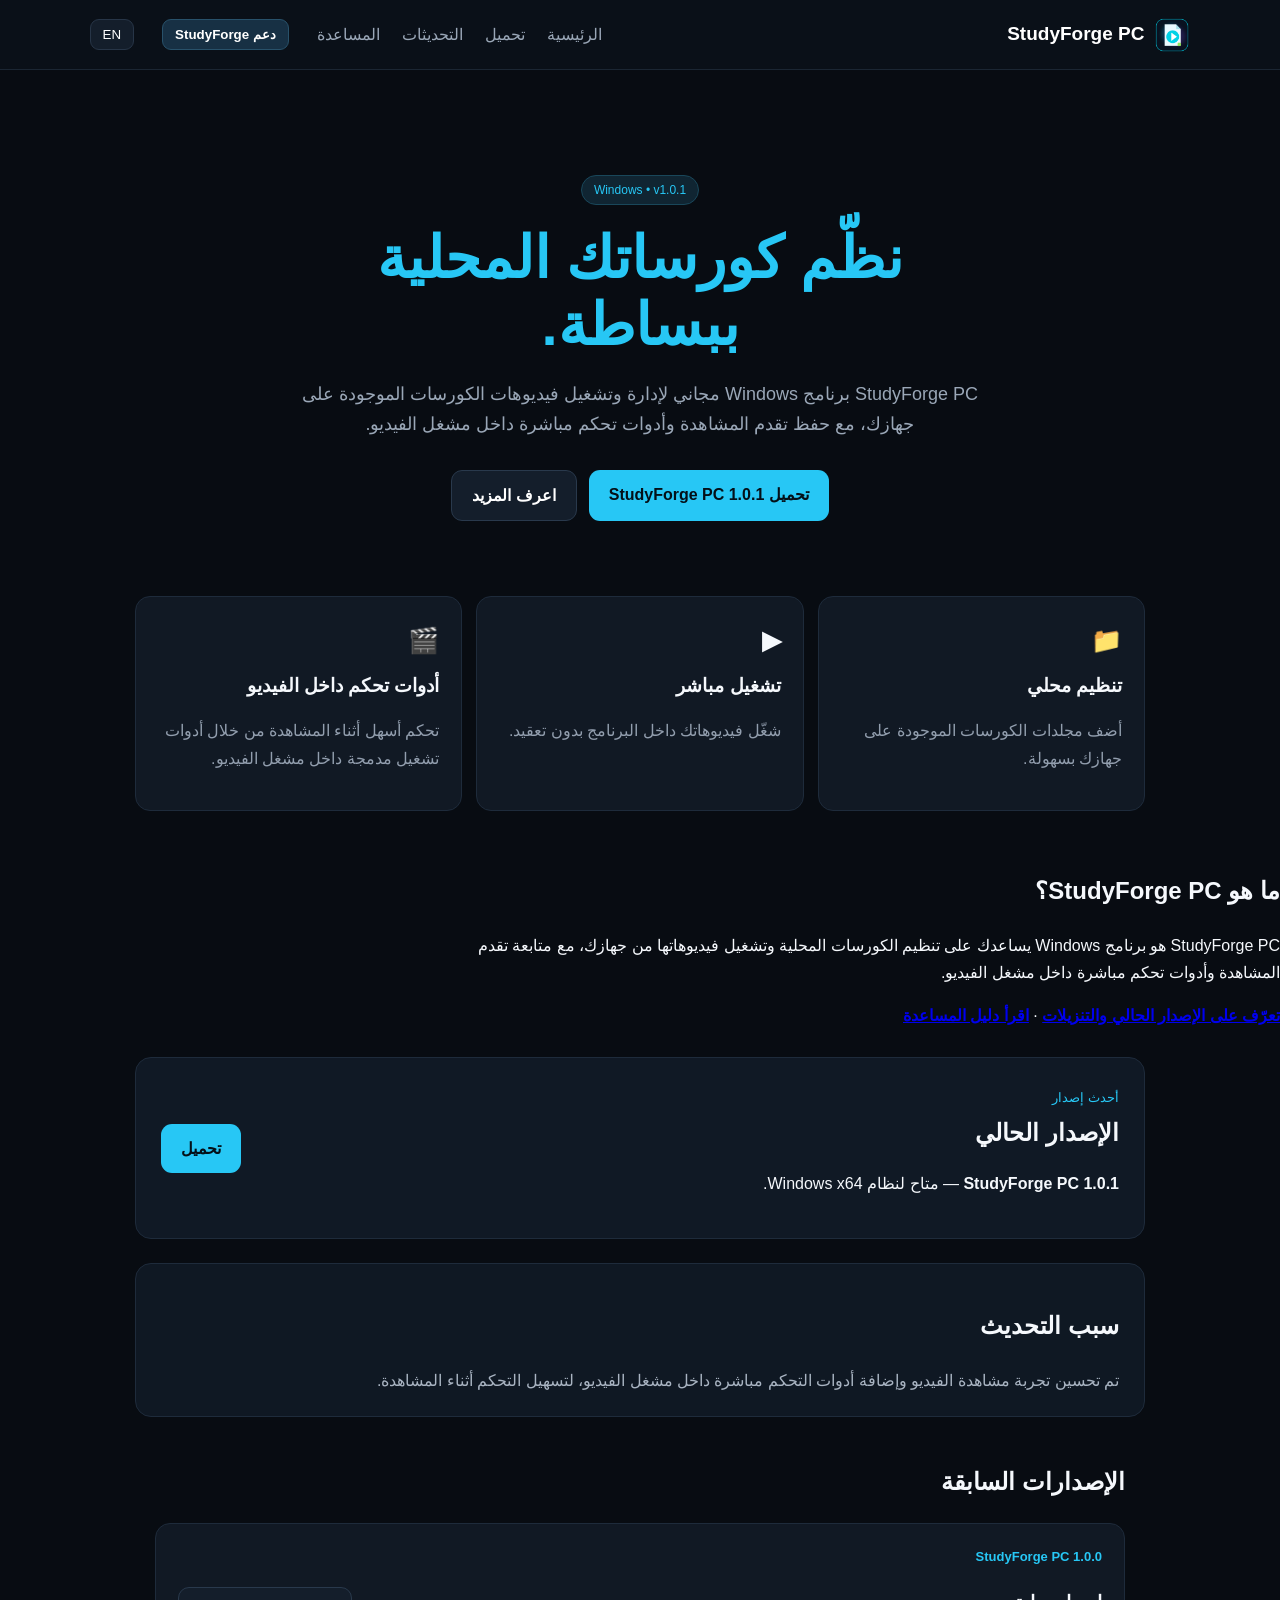
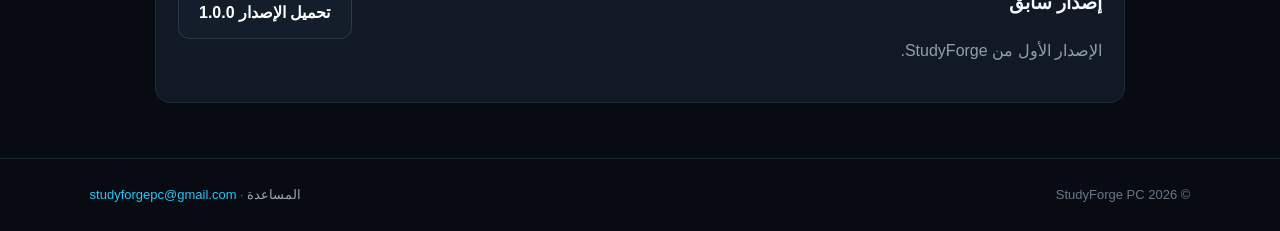
<file: index.html>
<!doctype html>
<html lang="ar" dir="rtl">
<head>
<!-- Google tag (gtag.js) -->
<script async src="https://www.googletagmanager.com/gtag/js?id=G-ZFQXR0F5W9"></script>
<script>
  window.dataLayer = window.dataLayer || [];
  function gtag(){dataLayer.push(arguments);}
  gtag('js', new Date());
  gtag('config', 'G-ZFQXR0F5W9');
</script>
<meta name="google-site-verification" content="NySdhG8eju1F78tq3jtT0c5k6SiPHW0ND8Luigd_hKk">
<meta charset="utf-8">
<meta name="viewport" content="width=device-width, initial-scale=1">
<meta name="theme-color" content="#080c12">
<meta name="referrer" content="strict-origin-when-cross-origin">
<title>StudyForge PC — برنامج تشغيل وتنظيم الكورسات التعليمية على Windows</title>
<meta name="description" content="StudyForge PC برنامج مجاني لنظام Windows لتنظيم وتشغيل الكورسات التعليمية المحلية، مع حفظ تقدم المشاهدة وأدوات تحكم مباشرة داخل مشغل الفيديو.">
<meta name="robots" content="index, follow, max-image-preview:large">
<link rel="canonical" href="https://studyforgepc-design.github.io/">
<meta property="og:locale" content="ar_EG">
<meta property="og:type" content="website">
<meta property="og:site_name" content="StudyForge PC">
<meta property="og:title" content="StudyForge PC — برنامج تشغيل وتنظيم الكورسات التعليمية">
<meta property="og:description" content="StudyForge PC هو برنامج مجاني لنظام Windows لتنظيم وتشغيل الكورسات التعليمية المحلية، مع حفظ تقدم المشاهدة وأدوات تحكم مباشرة داخل مشغل الفيديو.">
<meta property="og:url" content="https://studyforgepc-design.github.io/">
<meta property="og:image" content="https://studyforgepc-design.github.io/studyforge.png">
<meta name="twitter:card" content="summary">
<meta name="twitter:title" content="StudyForge PC — برنامج تشغيل وتنظيم الكورسات التعليمية">
<meta name="twitter:description" content="StudyForge PC هو برنامج مجاني لنظام Windows لتنظيم وتشغيل الكورسات التعليمية المحلية، مع حفظ تقدم المشاهدة وأدوات تحكم مباشرة داخل مشغل الفيديو.">
<meta name="twitter:image" content="https://studyforgepc-design.github.io/studyforge.png">
<link rel="preload" as="image" href="studyforge.png" type="image/png">

<script type="application/ld+json">
{
  "@context":"https://schema.org",
  "@graph":[
    {
      "@type":"WebSite",
      "@id":"https://studyforgepc-design.github.io/#website",
      "url":"https://studyforgepc-design.github.io/",
      "name":"StudyForge PC",
      "inLanguage":["ar","en"]
    },
    {
      "@type":"Organization",
      "@id":"https://studyforgepc-design.github.io/#organization",
      "name":"StudyForge PC",
      "url":"https://studyforgepc-design.github.io/",
      "logo":"https://studyforgepc-design.github.io/studyforge.png",
      "email":"studyforgepc@gmail.com"
    },
    {
      "@type":"SoftwareApplication",
      "@id":"https://studyforgepc-design.github.io/#software",
      "name":"StudyForge PC",
      "applicationCategory":"EducationalApplication",
      "operatingSystem":"Windows",
      "url":"https://studyforgepc-design.github.io/",
      "downloadUrl":"https://github.com/studyforgepc-design/StudyForge/releases/download/1.0.1/StudyForge.Setup.1.0.1.exe"
    }
  ]
}
</script>
<link rel="icon" type="image/png" sizes="512x512" href="/favicon.png">
<link rel="shortcut icon" href="/favicon.ico">
<link rel="apple-touch-icon" sizes="512x512" href="/favicon.png">
<link rel="manifest" href="site.webmanifest">
<link rel="stylesheet" href="style.css">
</head>
<body data-title-key="homeTitle">
<header class="nav">
<a class="brand" href="index.html" aria-label="StudyForge PC">
<img src="studyforge.png" width="36" height="36" alt="شعار StudyForge PC" decoding="async">
<span>StudyForge PC</span>
</a>
<nav aria-label="التنقل الرئيسي">
<a href="index.html" data-i18n="navHome">الرئيسية</a>
<a href="download.html" data-i18n="navDownload">تحميل</a>
<a href="updates.html" data-i18n="navUpdates">التحديثات</a>
<a href="help.html" data-i18n="navHelp">المساعدة</a>
</nav>
<button id="supportBtn" class="support-btn" type="button" data-i18n="supportButton">دعم StudyForge</button>
<button id="lang" class="lang" type="button">EN</button>
</header>
<main>
<section class="hero" aria-labelledby="hero-title">
  <div class="badge" data-i18n="badgeWin">Windows • v1.0.1</div>
  <h1 id="hero-title"><span data-i18n="heroTitle">نظّم كورساتك المحلية</span><br><span data-i18n="heroSpan">ببساطة.</span></h1>
  <p data-i18n="heroDesc">StudyForge PC برنامج Windows مجاني لإدارة وتشغيل فيديوهات الكورسات الموجودة على جهازك، مع حفظ تقدم المشاهدة وأدوات تحكم مباشرة داخل مشغل الفيديو.</p>
  <div class="actions">
    <a class="btn primary" href="https://github.com/studyforgepc-design/StudyForge/releases/download/1.0.1/StudyForge.Setup.1.0.1.exe" aria-label="Download StudyForge PC 1.0.1 for Windows" data-i18n="download">تحميل StudyForge PC 1.0.1</a>
    <a class="btn secondary" href="#features" data-i18n="learn">اعرف المزيد</a>
  </div>
</section>

<section id="features" class="features" aria-labelledby="features-title">
  <h2 id="features-title" class="sr-only" data-i18n="featuresTitle">مميزات StudyForge PC</h2>
  <article>
    <b aria-hidden="true">📁</b>
    <h3 data-i18n="f1t">تنظيم محلي</h3>
    <p data-i18n="f1p">أضف مجلدات الكورسات الموجودة على جهازك بسهولة.</p>
  </article>
  <article>
    <b aria-hidden="true">▶</b>
    <h3 data-i18n="f2t">تشغيل مباشر</h3>
    <p data-i18n="f2p">شغّل فيديوهاتك داخل البرنامج بدون تعقيد.</p>
  </article>
  <article>
    <b aria-hidden="true">🎬</b>
    <h3 data-i18n="f3t">أدوات تحكم داخل الفيديو</h3>
    <p data-i18n="f3p">تحكم أسهل أثناء المشاهدة من خلال أدوات تشغيل مدمجة داخل مشغل الفيديو.</p>
  </article>
</section>

<section class="about-product" aria-labelledby="about-title">
  <h2 id="about-title" data-i18n="aboutTitle">ما هو StudyForge PC؟</h2>
  <p data-i18n="aboutText">StudyForge PC هو برنامج Windows يساعدك على تنظيم الكورسات المحلية وتشغيل فيديوهاتها من جهازك، مع متابعة تقدم المشاهدة وأدوات تحكم مباشرة داخل مشغل الفيديو.</p>
  <p><a class="text-link" href="download.html" data-i18n="aboutDownload">تعرّف على الإصدار الحالي والتنزيلات</a> · <a class="text-link" href="help.html" data-i18n="aboutHelp">اقرأ دليل المساعدة</a></p>
</section>

<section class="download-card" aria-labelledby="latest-title">
  <div>
    <small data-i18n="latest">أحدث إصدار</small>
    <h2 id="latest-title" data-i18n="current">الإصدار الحالي</h2>
    <p><strong>StudyForge PC 1.0.1</strong> — <span data-i18n="win">متاح لنظام Windows x64.</span></p>
  </div>
  <a class="btn primary" href="https://github.com/studyforgepc-design/StudyForge/releases/download/1.0.1/StudyForge.Setup.1.0.1.exe" aria-label="Download StudyForge PC 1.0.1 for Windows" data-i18n="downloadShort">تحميل StudyForge PC 1.0.1</a>
</section>

<section class="reason" aria-labelledby="reason-title">
  <h2 id="reason-title" data-i18n="reasonTitle">سبب التحديث</h2>
  <p data-i18n="reason101">تم تحسين تجربة مشاهدة الفيديو وإضافة أدوات التحكم مباشرة داخل مشغل الفيديو، لتسهيل التحكم أثناء المشاهدة.</p>
</section>

<section class="releases" aria-labelledby="previous-title">
  <h2 id="previous-title" data-i18n="previous">الإصدارات السابقة</h2>
  <div class="release-list">
    <article class="release">
      <div>
        <div class="meta">StudyForge PC 1.0.0</div>
        <h3 data-i18n="oldLabel">إصدار سابق</h3>
        <p data-i18n="update100Reason">الإصدار الأول من StudyForge.</p>
      </div>
      <a class="btn secondary" href="https://github.com/studyforgepc-design/StudyForge/releases/download/1.0.1/StudyForge.Setup.1.0.0.exe" aria-label="Download StudyForge PC 1.0.0 for Windows">
        <span data-i18n="downloadOld">تحميل StudyForge PC</span> 1.0.0
      </a>
    </article>
  </div>
</section>
</main>
<div id="supportModal" class="modal" hidden aria-hidden="true" role="dialog" aria-modal="true" aria-labelledby="supportModalTitle">
  <div class="modal-backdrop" data-close-support></div>
  <div class="support-modal" role="document">
    <div class="support-modal-head">
      <div>
        <span class="support-kicker" data-i18n="supportKicker">دعم StudyForge</span>
        <h2 id="supportModalTitle" data-i18n="supportModalTitle">ادعم StudyForge ❤️</h2>
      </div>
      <button class="modal-close" id="closeSupport" type="button" aria-label="إغلاق">×</button>
    </div>
    <p class="support-intro" data-i18n="supportIntro">يمكنك دعم StudyForge عبر Vodafone Cash. ❤️</p>
    <div class="support-methods">
      <article class="support-method support-qr-card">
        <div class="support-method-copy">
          <h3 data-i18n="vodafoneTitle">Vodafone Cash</h3>
          <p class="support-qr-help" data-i18n="vodafoneQrHelp">امسح رمز QR للدعم</p>
          <p class="support-qr-note" data-i18n="vodafoneQrNote">يحتوي هذا الرمز على رقم Vodafone Cash الخاص بالدعم.</p>
        </div>
        <img class="support-qr" src="studyforge-vodafone-cash-qr.png" width="260" height="317" loading="lazy" decoding="async" alt="Vodafone Cash QR" data-i18n-alt="vodafoneQrAlt">
      </article>
    </div>
    <div id="copyToast" class="copy-toast" role="status" aria-live="polite"></div>
  </div>
</div>

<footer>
<span>© 2026 StudyForge PC</span>
<span><a href="help.html" data-i18n="footerHelp">المساعدة</a> · <a class="email-link" href="mailto:studyforgepc@gmail.com">studyforgepc@gmail.com</a></span>
</footer>
<script src="script.js" defer></script>
</body>
</html>
</file>
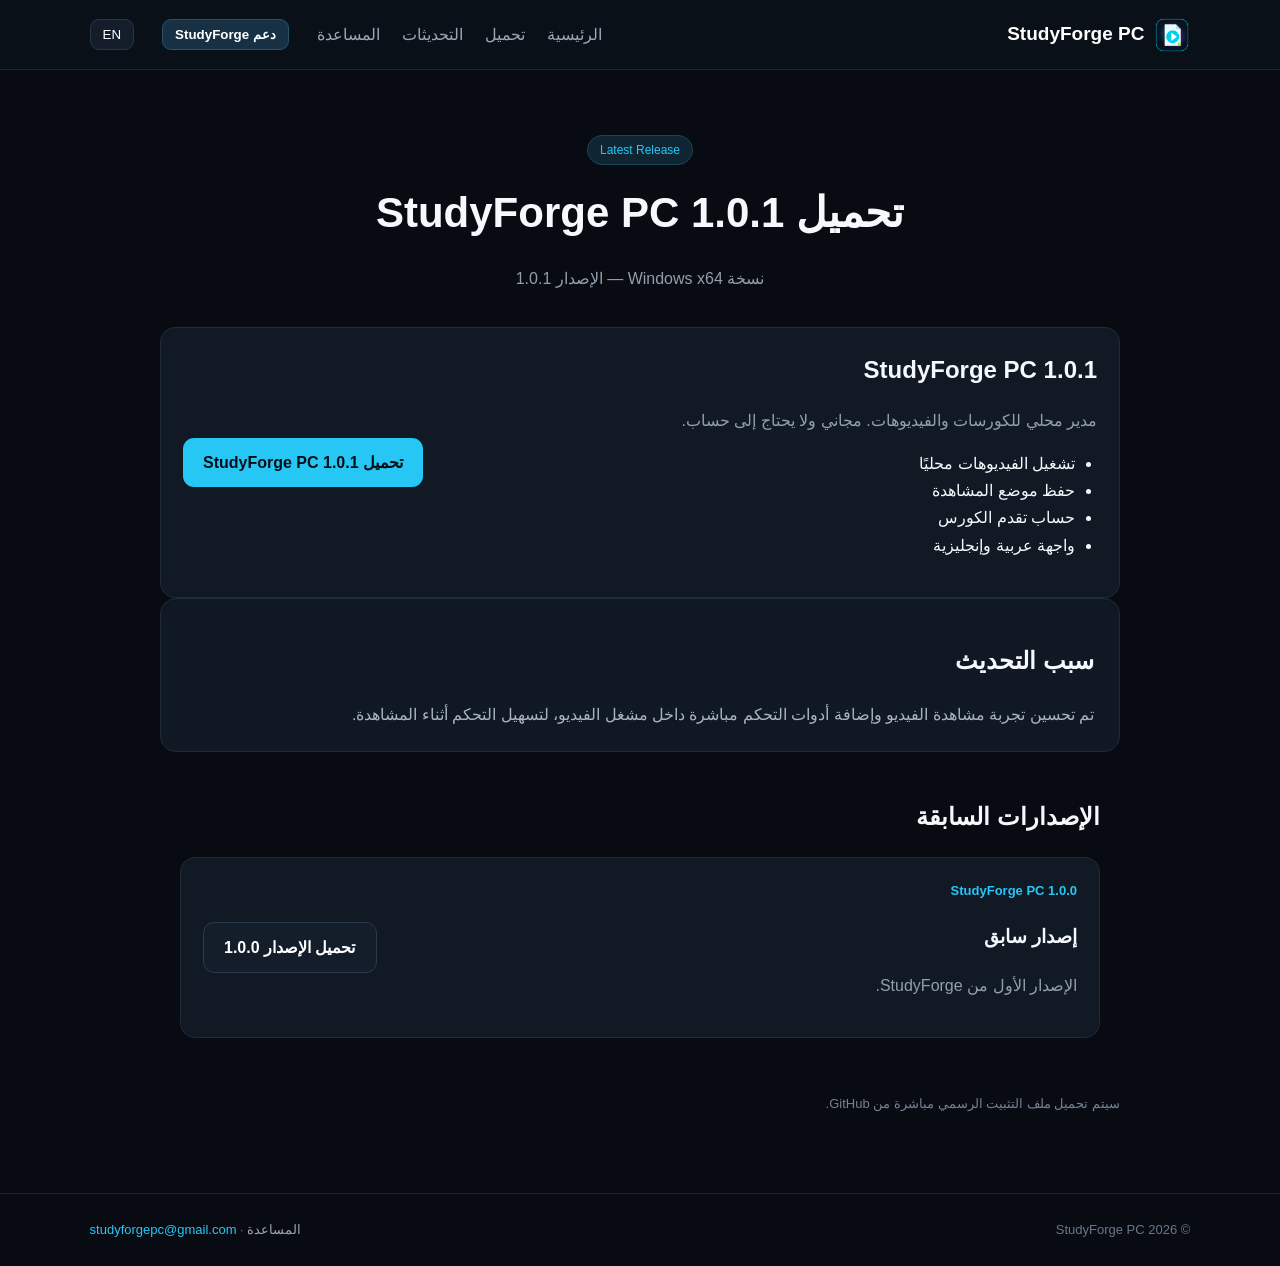
<file: download.html>
<!doctype html>
<html lang="ar" dir="rtl">
<head>
<!-- Google tag (gtag.js) -->
<script async src="https://www.googletagmanager.com/gtag/js?id=G-ZFQXR0F5W9"></script>
<script>
  window.dataLayer = window.dataLayer || [];
  function gtag(){dataLayer.push(arguments);}
  gtag('js', new Date());
  gtag('config', 'G-ZFQXR0F5W9');
</script>
<meta name="google-site-verification" content="NySdhG8eju1F78tq3jtT0c5k6SiPHW0ND8Luigd_hKk">
<meta charset="utf-8">
<meta name="viewport" content="width=device-width, initial-scale=1">
<meta name="theme-color" content="#080c12">
<meta name="referrer" content="strict-origin-when-cross-origin">
<title>تحميل StudyForge PC 1.0.1 — برنامج الكورسات لـ Windows</title>
<meta name="description" content="حمّل StudyForge PC 1.0.1 لنظام Windows، واستعرض رابط التحميل الرسمي والإصدار السابق 1.0.0 وسبب تحديث النسخة الجديدة.">
<meta name="robots" content="index, follow, max-image-preview:large">
<link rel="canonical" href="https://studyforgepc-design.github.io/download.html">
<meta property="og:locale" content="ar_EG">
<meta property="og:type" content="website">
<meta property="og:site_name" content="StudyForge PC">
<meta property="og:title" content="تحميل StudyForge PC 1.0.1 — Windows">
<meta property="og:description" content="حمّل أحدث إصدار من StudyForge PC 1.0.1 لنظام Windows، أو استعرض الإصدارات السابقة وروابط التحميل الرسمية.">
<meta property="og:url" content="https://studyforgepc-design.github.io/download.html">
<meta property="og:image" content="https://studyforgepc-design.github.io/studyforge.png">
<meta name="twitter:card" content="summary">
<meta name="twitter:title" content="تحميل StudyForge PC 1.0.1 — Windows">
<meta name="twitter:description" content="حمّل أحدث إصدار من StudyForge PC 1.0.1 لنظام Windows، أو استعرض الإصدارات السابقة وروابط التحميل الرسمية.">
<meta name="twitter:image" content="https://studyforgepc-design.github.io/studyforge.png">
<link rel="preload" as="image" href="studyforge.png" type="image/png">

<link rel="icon" type="image/png" sizes="512x512" href="/favicon.png">
<link rel="shortcut icon" href="/favicon.ico">
<link rel="apple-touch-icon" sizes="512x512" href="/favicon.png">
<link rel="manifest" href="site.webmanifest">
<link rel="stylesheet" href="style.css">
<script type="application/ld+json">
{
  "@context": "https://schema.org",
  "@graph": [
    {
      "@type": "WebSite",
      "@id": "https://studyforgepc-design.github.io/#website",
      "url": "https://studyforgepc-design.github.io/",
      "name": "StudyForge PC",
      "inLanguage": [
        "ar",
        "en"
      ]
    },
    {
      "@type": "SoftwareApplication",
      "@id": "https://studyforgepc-design.github.io/#software",
      "name": "StudyForge PC",
      "applicationCategory": "EducationalApplication",
      "operatingSystem": "Windows",
      "url": "https://studyforgepc-design.github.io/",
      "downloadUrl": "https://github.com/studyforgepc-design/StudyForge/releases/download/1.0.1/StudyForge.Setup.1.0.1.exe"
    }
  ]
}
</script>
</head>
<body data-title-key="downloadTitle">
<header class="nav">
<a class="brand" href="index.html" aria-label="StudyForge PC">
<img src="studyforge.png" width="36" height="36" alt="شعار StudyForge PC" decoding="async">
<span>StudyForge PC</span>
</a>
<nav aria-label="التنقل الرئيسي">
<a href="index.html" data-i18n="navHome">الرئيسية</a>
<a href="download.html" data-i18n="navDownload">تحميل</a>
<a href="updates.html" data-i18n="navUpdates">التحديثات</a>
<a href="help.html" data-i18n="navHelp">المساعدة</a>
</nav>
<button id="supportBtn" class="support-btn" type="button" data-i18n="supportButton">دعم StudyForge</button>
<button id="lang" class="lang" type="button">EN</button>
</header>
<main class="page">
<div class="page-head">
<div class="badge" data-i18n="latestRelease">أحدث إصدار</div>
<h1 data-i18n="downloadTitle">تحميل StudyForge PC</h1>
<p data-i18n="downloadDesc">نسخة Windows x64 — الإصدار 1.0.1</p>
</div>

<section class="release" aria-labelledby="current-release-title">
<div>
<h2 id="current-release-title">StudyForge PC 1.0.1</h2>
<p data-i18n="releaseDesc">مدير محلي للكورسات والفيديوهات. مجاني ولا يحتاج إلى حساب.</p>
<ul>
<li data-i18n="li1">تشغيل الفيديوهات محليًا</li>
<li data-i18n="li2">حفظ موضع المشاهدة</li>
<li data-i18n="li3">حساب تقدم الكورس</li>
<li data-i18n="li4">واجهة عربية وإنجليزية</li>
</ul>
</div>
<a class="btn primary" href="https://github.com/studyforgepc-design/StudyForge/releases/download/1.0.1/StudyForge.Setup.1.0.1.exe" aria-label="Download StudyForge PC 1.0.1 for Windows" data-i18n="download">تحميل StudyForge PC 1.0.1</a>
</section>

<section class="reason" aria-labelledby="download-reason-title">
<h2 id="download-reason-title" data-i18n="reasonTitle">سبب التحديث</h2>
<p data-i18n="reason101">تم تحسين تجربة مشاهدة الفيديو وإضافة أدوات التحكم مباشرة داخل مشغل الفيديو، لتسهيل التحكم أثناء المشاهدة.</p>
</section>

<section class="releases" aria-labelledby="download-previous-title">
<h2 id="download-previous-title" data-i18n="previous">الإصدارات السابقة</h2>
<div class="release-list">
<article class="release">
<div>
<div class="meta">StudyForge PC 1.0.0</div>
<h3 data-i18n="oldLabel">إصدار سابق</h3>
<p data-i18n="update100Reason">الإصدار الأول من StudyForge.</p>
</div>
<a class="btn secondary" href="https://github.com/studyforgepc-design/StudyForge/releases/download/1.0.1/StudyForge.Setup.1.0.0.exe" aria-label="Download StudyForge PC 1.0.0 for Windows">
<span data-i18n="downloadOld">تحميل StudyForge PC</span> 1.0.0
</a>
</article>
</div>
</section>

<p class="note" data-i18n="note">سيتم تحميل ملف التثبيت الرسمي مباشرة من GitHub.</p>
</main>
<div id="supportModal" class="modal" hidden aria-hidden="true" role="dialog" aria-modal="true" aria-labelledby="supportModalTitle">
  <div class="modal-backdrop" data-close-support></div>
  <div class="support-modal" role="document">
    <div class="support-modal-head">
      <div>
        <span class="support-kicker" data-i18n="supportKicker">دعم StudyForge</span>
        <h2 id="supportModalTitle" data-i18n="supportModalTitle">ادعم StudyForge ❤️</h2>
      </div>
      <button class="modal-close" id="closeSupport" type="button" aria-label="إغلاق">×</button>
    </div>
    <p class="support-intro" data-i18n="supportIntro">يمكنك دعم StudyForge عبر Vodafone Cash. ❤️</p>
    <div class="support-methods">
      <article class="support-method support-qr-card">
        <div class="support-method-copy">
          <h3 data-i18n="vodafoneTitle">Vodafone Cash</h3>
          <p class="support-qr-help" data-i18n="vodafoneQrHelp">امسح رمز QR للدعم</p>
          <p class="support-qr-note" data-i18n="vodafoneQrNote">يحتوي هذا الرمز على رقم Vodafone Cash الخاص بالدعم.</p>
        </div>
        <img class="support-qr" src="studyforge-vodafone-cash-qr.png" width="260" height="317" loading="lazy" decoding="async" alt="Vodafone Cash QR" data-i18n-alt="vodafoneQrAlt">
      </article>
    </div>
    <div id="copyToast" class="copy-toast" role="status" aria-live="polite"></div>
  </div>
</div>

<footer>
<span>© 2026 StudyForge PC</span>
<span><a href="help.html" data-i18n="footerHelp">المساعدة</a> · <a class="email-link" href="mailto:studyforgepc@gmail.com">studyforgepc@gmail.com</a></span>
</footer>
<script src="script.js" defer></script>
</body>
</html>
</file>
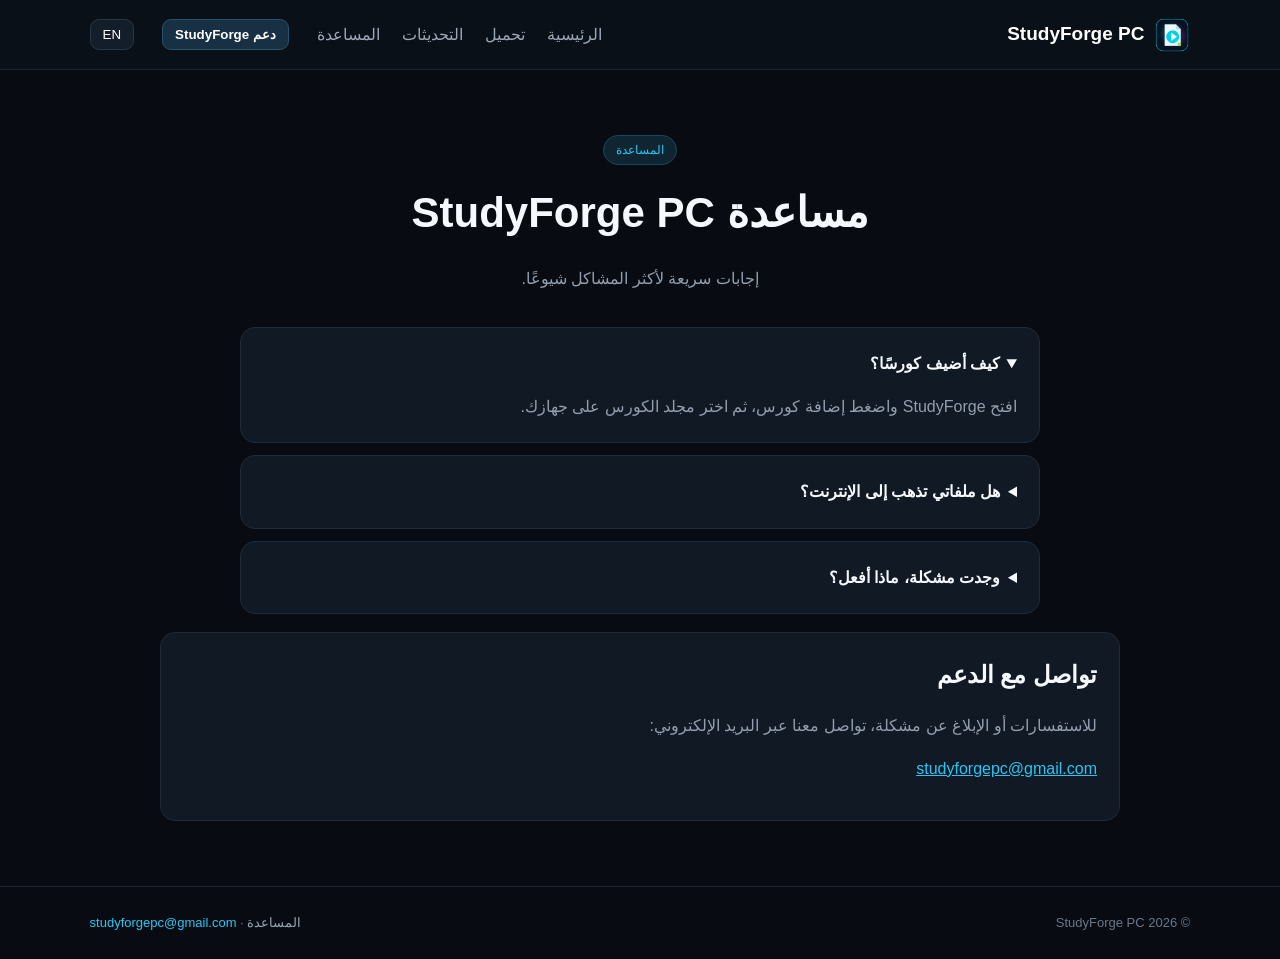
<file: help.html>
<!doctype html>
<html lang="ar" dir="rtl">
<head>
<!-- Google tag (gtag.js) -->
<script async src="https://www.googletagmanager.com/gtag/js?id=G-ZFQXR0F5W9"></script>
<script>
  window.dataLayer = window.dataLayer || [];
  function gtag(){dataLayer.push(arguments);}
  gtag('js', new Date());
  gtag('config', 'G-ZFQXR0F5W9');
</script>
<meta name="google-site-verification" content="NySdhG8eju1F78tq3jtT0c5k6SiPHW0ND8Luigd_hKk">
<meta charset="utf-8">
<meta name="viewport" content="width=device-width, initial-scale=1">
<meta name="theme-color" content="#080c12">
<meta name="referrer" content="strict-origin-when-cross-origin">
<title>مساعدة StudyForge PC — دليل الاستخدام والأسئلة الشائعة</title>
<meta name="description" content="دليل استخدام StudyForge PC والإجابات عن الأسئلة الشائعة حول إضافة الكورسات وتشغيل الفيديوهات وحل المشاكل.">
<meta name="robots" content="index, follow, max-image-preview:large">
<link rel="canonical" href="https://studyforgepc-design.github.io/help.html">
<meta property="og:locale" content="ar_EG">
<meta property="og:type" content="website">
<meta property="og:site_name" content="StudyForge PC">
<meta property="og:title" content="مساعدة StudyForge PC — الأسئلة الشائعة">
<meta property="og:description" content="دليل مساعدة StudyForge PC والإجابات عن الأسئلة الشائعة حول تشغيل الكورسات والفيديوهات والدعم.">
<meta property="og:url" content="https://studyforgepc-design.github.io/help.html">
<meta property="og:image" content="https://studyforgepc-design.github.io/studyforge.png">
<meta name="twitter:card" content="summary">
<meta name="twitter:title" content="مساعدة StudyForge PC — الأسئلة الشائعة">
<meta name="twitter:description" content="دليل مساعدة StudyForge PC والإجابات عن الأسئلة الشائعة حول تشغيل الكورسات والفيديوهات والدعم.">
<meta name="twitter:image" content="https://studyforgepc-design.github.io/studyforge.png">
<link rel="preload" as="image" href="studyforge.png" type="image/png">

<link rel="icon" type="image/png" sizes="512x512" href="/favicon.png">
<link rel="shortcut icon" href="/favicon.ico">
<link rel="apple-touch-icon" sizes="512x512" href="/favicon.png">
<link rel="manifest" href="site.webmanifest">
<link rel="stylesheet" href="style.css">
<script type="application/ld+json">
{
  "@context": "https://schema.org",
  "@graph": [
    {
      "@type": "WebSite",
      "@id": "https://studyforgepc-design.github.io/#website",
      "url": "https://studyforgepc-design.github.io/",
      "name": "StudyForge PC",
      "inLanguage": [
        "ar",
        "en"
      ]
    },
    {
      "@type": "SoftwareApplication",
      "@id": "https://studyforgepc-design.github.io/#software",
      "name": "StudyForge PC",
      "applicationCategory": "EducationalApplication",
      "operatingSystem": "Windows",
      "url": "https://studyforgepc-design.github.io/",
      "downloadUrl": "https://github.com/studyforgepc-design/StudyForge/releases/download/1.0.1/StudyForge.Setup.1.0.1.exe"
    }
  ]
}
</script>
</head>
<body data-title-key="helpTitle">
<header class="nav">
<a class="brand" href="index.html" aria-label="StudyForge PC">
<img src="studyforge.png" width="36" height="36" alt="شعار StudyForge PC" decoding="async">
<span>StudyForge PC</span>
</a>
<nav aria-label="التنقل الرئيسي">
<a href="index.html" data-i18n="navHome">الرئيسية</a>
<a href="download.html" data-i18n="navDownload">تحميل</a>
<a href="updates.html" data-i18n="navUpdates">التحديثات</a>
<a href="help.html" data-i18n="navHelp">المساعدة</a>
</nav>
<button id="supportBtn" class="support-btn" type="button" data-i18n="supportButton">دعم StudyForge</button>
<button id="lang" class="lang" type="button">EN</button>
</header>
<main class="page">
<div class="page-head">
<div class="badge" data-i18n="helpBadge">المساعدة</div>
<h1 data-i18n="helpTitle">مساعدة StudyForge PC</h1>
<p data-i18n="helpDesc">إجابات سريعة لأكثر المشاكل شيوعًا.</p>
</div>

<section class="faq" aria-label="StudyForge PC FAQ">
<details open>
<summary data-i18n="q1">كيف أضيف كورسًا؟</summary>
<p data-i18n="a1">افتح StudyForge واضغط إضافة كورس، ثم اختر مجلد الكورس على جهازك.</p>
</details>
<details>
<summary data-i18n="q2">هل ملفاتي تذهب إلى الإنترنت؟</summary>
<p data-i18n="a2">StudyForge مصمم ليعمل محليًا؛ ملفات الفيديو ومساراتها وتقدم المشاهدة لا تحتاج إلى رفعها إلى خادم خارجي.</p>
</details>
<details>
<summary data-i18n="q3">وجدت مشكلة، ماذا أفعل؟</summary>
<p data-i18n="a3">أرسل وصف المشكلة وصورة لها إلى بريد دعم StudyForge، وسنراجع المشكلة ونساعدك قدر الإمكان.</p>
</details>
</section>

<section class="release support-card" aria-labelledby="support-title">
<div>
<h2 id="support-title" data-i18n="support">تواصل مع الدعم</h2>
<p data-i18n="supportText">للاستفسارات أو الإبلاغ عن مشكلة، تواصل معنا عبر البريد الإلكتروني:</p>
<p><a class="email-link" href="mailto:studyforgepc@gmail.com">studyforgepc@gmail.com</a></p>
</div>
</section>
</main>
<div id="supportModal" class="modal" hidden aria-hidden="true" role="dialog" aria-modal="true" aria-labelledby="supportModalTitle">
  <div class="modal-backdrop" data-close-support></div>
  <div class="support-modal" role="document">
    <div class="support-modal-head">
      <div>
        <span class="support-kicker" data-i18n="supportKicker">دعم StudyForge</span>
        <h2 id="supportModalTitle" data-i18n="supportModalTitle">ادعم StudyForge ❤️</h2>
      </div>
      <button class="modal-close" id="closeSupport" type="button" aria-label="إغلاق">×</button>
    </div>
    <p class="support-intro" data-i18n="supportIntro">يمكنك دعم StudyForge عبر Vodafone Cash. ❤️</p>
    <div class="support-methods">
      <article class="support-method support-qr-card">
        <div class="support-method-copy">
          <h3 data-i18n="vodafoneTitle">Vodafone Cash</h3>
          <p class="support-qr-help" data-i18n="vodafoneQrHelp">امسح رمز QR للدعم</p>
          <p class="support-qr-note" data-i18n="vodafoneQrNote">يحتوي هذا الرمز على رقم Vodafone Cash الخاص بالدعم.</p>
        </div>
        <img class="support-qr" src="studyforge-vodafone-cash-qr.png" width="260" height="317" loading="lazy" decoding="async" alt="Vodafone Cash QR" data-i18n-alt="vodafoneQrAlt">
      </article>
    </div>
    <div id="copyToast" class="copy-toast" role="status" aria-live="polite"></div>
  </div>
</div>

<footer>
<span>© 2026 StudyForge PC</span>
<span><a href="help.html" data-i18n="footerHelp">المساعدة</a> · <a class="email-link" href="mailto:studyforgepc@gmail.com">studyforgepc@gmail.com</a></span>
</footer>
<script src="script.js" defer></script>
</body>
</html>
</file>
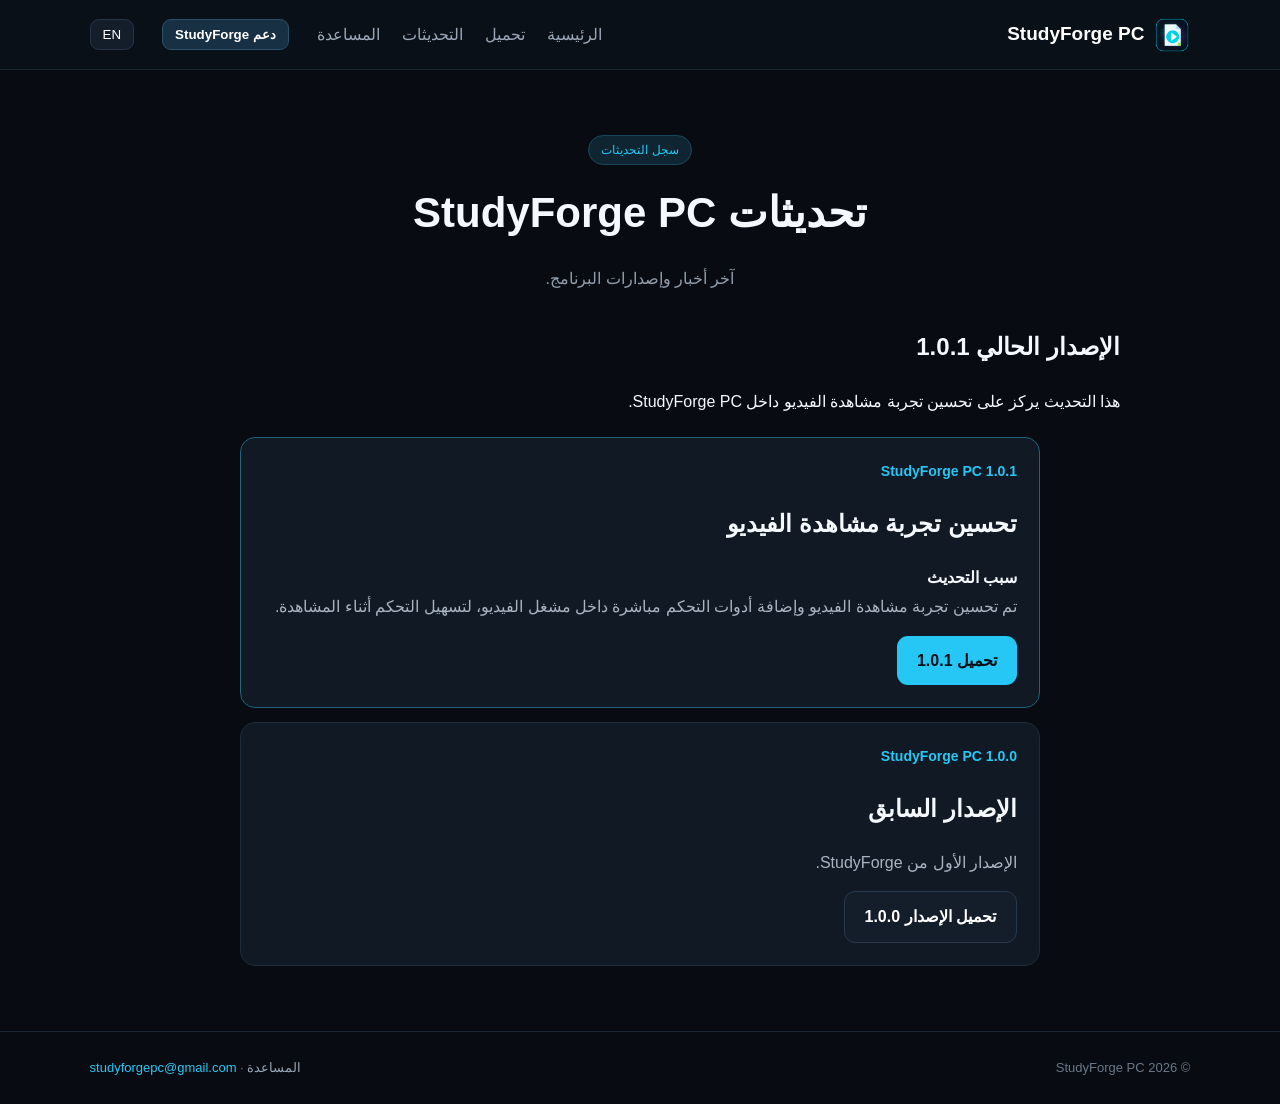
<file: updates.html>
<!doctype html>
<html lang="ar" dir="rtl">
<head>
<!-- Google tag (gtag.js) -->
<script async src="https://www.googletagmanager.com/gtag/js?id=G-ZFQXR0F5W9"></script>
<script>
  window.dataLayer = window.dataLayer || [];
  function gtag(){dataLayer.push(arguments);}
  gtag('js', new Date());
  gtag('config', 'G-ZFQXR0F5W9');
</script>
<meta name="google-site-verification" content="NySdhG8eju1F78tq3jtT0c5k6SiPHW0ND8Luigd_hKk">
<meta charset="utf-8">
<meta name="viewport" content="width=device-width, initial-scale=1">
<meta name="theme-color" content="#080c12">
<meta name="referrer" content="strict-origin-when-cross-origin">
<title>تحديثات StudyForge PC — الإصدارات وسبب التحديث</title>
<meta name="description" content="تعرّف على إصدارات StudyForge PC، سبب تحديث 1.0.1، وروابط تنزيل الإصدارات الحالية والسابقة.">
<meta name="robots" content="index, follow, max-image-preview:large">
<link rel="canonical" href="https://studyforgepc-design.github.io/updates.html">
<meta property="og:locale" content="ar_EG">
<meta property="og:type" content="website">
<meta property="og:site_name" content="StudyForge PC">
<meta property="og:title" content="تحديثات StudyForge PC — الإصدارات والتغييرات">
<meta property="og:description" content="اطّلع على إصدارات StudyForge PC وأسباب التحديث وروابط تحميل الإصدار الحالي والإصدارات السابقة.">
<meta property="og:url" content="https://studyforgepc-design.github.io/updates.html">
<meta property="og:image" content="https://studyforgepc-design.github.io/studyforge.png">
<meta name="twitter:card" content="summary">
<meta name="twitter:title" content="تحديثات StudyForge PC — الإصدارات والتغييرات">
<meta name="twitter:description" content="اطّلع على إصدارات StudyForge PC وأسباب التحديث وروابط تحميل الإصدار الحالي والإصدارات السابقة.">
<meta name="twitter:image" content="https://studyforgepc-design.github.io/studyforge.png">
<link rel="preload" as="image" href="studyforge.png" type="image/png">

<link rel="icon" type="image/png" sizes="512x512" href="/favicon.png">
<link rel="shortcut icon" href="/favicon.ico">
<link rel="apple-touch-icon" sizes="512x512" href="/favicon.png">
<link rel="manifest" href="site.webmanifest">
<link rel="stylesheet" href="style.css">
<script type="application/ld+json">
{
  "@context": "https://schema.org",
  "@graph": [
    {
      "@type": "WebSite",
      "@id": "https://studyforgepc-design.github.io/#website",
      "url": "https://studyforgepc-design.github.io/",
      "name": "StudyForge PC",
      "inLanguage": [
        "ar",
        "en"
      ]
    },
    {
      "@type": "SoftwareApplication",
      "@id": "https://studyforgepc-design.github.io/#software",
      "name": "StudyForge PC",
      "applicationCategory": "EducationalApplication",
      "operatingSystem": "Windows",
      "url": "https://studyforgepc-design.github.io/",
      "downloadUrl": "https://github.com/studyforgepc-design/StudyForge/releases/download/1.0.1/StudyForge.Setup.1.0.1.exe"
    }
  ]
}
</script>
</head>
<body data-title-key="updatesTitle">
<header class="nav">
<a class="brand" href="index.html" aria-label="StudyForge PC">
<img src="studyforge.png" width="36" height="36" alt="شعار StudyForge PC" decoding="async">
<span>StudyForge PC</span>
</a>
<nav aria-label="التنقل الرئيسي">
<a href="index.html" data-i18n="navHome">الرئيسية</a>
<a href="download.html" data-i18n="navDownload">تحميل</a>
<a href="updates.html" data-i18n="navUpdates">التحديثات</a>
<a href="help.html" data-i18n="navHelp">المساعدة</a>
</nav>
<button id="supportBtn" class="support-btn" type="button" data-i18n="supportButton">دعم StudyForge</button>
<button id="lang" class="lang" type="button">EN</button>
</header>
<main class="page">
<div class="page-head">
<div class="badge" data-i18n="changelog">سجل التحديثات</div>
<h1 data-i18n="updatesTitle">تحديثات StudyForge PC</h1>
<p data-i18n="updatesDesc">آخر أخبار وإصدارات البرنامج.</p>
</div>

<section class="release-summary" aria-labelledby="release-summary-title">
<h2 id="release-summary-title" data-i18n="releaseSummaryTitle">الإصدار الحالي 1.0.1</h2>
<p data-i18n="updateContext">هذا التحديث يركز على تحسين تجربة مشاهدة الفيديو داخل StudyForge PC.</p>
</section>

<section class="timeline" aria-label="StudyForge PC release history">
<article class="current" aria-labelledby="update101-heading">
<div class="version">StudyForge PC 1.0.1</div>
<h2 id="update101-heading" data-i18n="update101Title">تحسين تجربة مشاهدة الفيديو</h2>
<div class="reason-label" data-i18n="reasonTitle">سبب التحديث</div>
<p class="reason-text" data-i18n="update101Reason">تم تحسين تجربة مشاهدة الفيديو وإضافة أدوات التحكم مباشرة داخل مشغل الفيديو، لتسهيل التحكم أثناء المشاهدة.</p>
<div class="download-old">
<a class="btn primary" href="https://github.com/studyforgepc-design/StudyForge/releases/download/1.0.1/StudyForge.Setup.1.0.1.exe" aria-label="Download StudyForge PC 1.0.1 for Windows"><span data-i18n="downloadShort">تحميل</span> 1.0.1</a>
</div>
</article>

<article aria-labelledby="update100-heading">
<div class="version">StudyForge PC 1.0.0</div>
<h2 id="update100-heading" data-i18n="update100Title">الإصدار السابق</h2>
<p class="reason-text" data-i18n="update100Reason">الإصدار الأول من StudyForge.</p>
<div class="download-old">
<a class="btn secondary" href="https://github.com/studyforgepc-design/StudyForge/releases/download/1.0.1/StudyForge.Setup.1.0.0.exe" aria-label="Download StudyForge PC 1.0.0 for Windows"><span data-i18n="downloadOld">تحميل StudyForge PC</span> 1.0.0</a>
</div>
</article>
</section>
</main>
<div id="supportModal" class="modal" hidden aria-hidden="true" role="dialog" aria-modal="true" aria-labelledby="supportModalTitle">
  <div class="modal-backdrop" data-close-support></div>
  <div class="support-modal" role="document">
    <div class="support-modal-head">
      <div>
        <span class="support-kicker" data-i18n="supportKicker">دعم StudyForge</span>
        <h2 id="supportModalTitle" data-i18n="supportModalTitle">ادعم StudyForge ❤️</h2>
      </div>
      <button class="modal-close" id="closeSupport" type="button" aria-label="إغلاق">×</button>
    </div>
    <p class="support-intro" data-i18n="supportIntro">يمكنك دعم StudyForge عبر Vodafone Cash. ❤️</p>
    <div class="support-methods">
      <article class="support-method support-qr-card">
        <div class="support-method-copy">
          <h3 data-i18n="vodafoneTitle">Vodafone Cash</h3>
          <p class="support-qr-help" data-i18n="vodafoneQrHelp">امسح رمز QR للدعم</p>
          <p class="support-qr-note" data-i18n="vodafoneQrNote">يحتوي هذا الرمز على رقم Vodafone Cash الخاص بالدعم.</p>
        </div>
        <img class="support-qr" src="studyforge-vodafone-cash-qr.png" width="260" height="317" loading="lazy" decoding="async" alt="Vodafone Cash QR" data-i18n-alt="vodafoneQrAlt">
      </article>
    </div>
    <div id="copyToast" class="copy-toast" role="status" aria-live="polite"></div>
  </div>
</div>

<footer>
<span>© 2026 StudyForge PC</span>
<span><a href="help.html" data-i18n="footerHelp">المساعدة</a> · <a class="email-link" href="mailto:studyforgepc@gmail.com">studyforgepc@gmail.com</a></span>
</footer>
<script src="script.js" defer></script>
</body>
</html>
</file>
<file: style.css>
*{box-sizing:border-box}html{scroll-behavior:smooth}body{margin:0;background:#080c12;color:#f5f8fc;font-family:"Segoe UI",Tahoma,Arial,sans-serif;line-height:1.7}.nav{min-height:70px;border-bottom:1px solid #1b2633;background:#0a1018;display:flex;align-items:center;gap:28px;padding:0 7%;position:sticky;top:0;z-index:5}.brand{display:flex;align-items:center;gap:10px;color:#fff;text-decoration:none;font-weight:800;font-size:19px;margin-left:auto}.brand img{width:36px;height:36px;border-radius:10px;display:block}.nav nav{display:flex;gap:22px}.nav nav a,footer a{color:#9aa7b7;text-decoration:none}.nav nav a:hover,.nav nav .active,footer a:hover{color:#27c7f5}.lang{background:#141e2b;color:#fff;border:1px solid #273547;border-radius:9px;padding:7px 12px;cursor:pointer}.hero{max-width:950px;margin:0 auto;text-align:center;padding:105px 20px 75px}.badge{display:inline-block;color:#27c7f5;background:#102532;border:1px solid #19475a;border-radius:99px;padding:4px 12px;font-size:12px}.hero h1{font-size:58px;line-height:1.15;margin:20px 0}.hero h1 span{color:#27c7f5}.hero p{max-width:680px;margin:0 auto;color:#9aa7b7;font-size:18px}.actions{display:flex;justify-content:center;gap:12px;margin-top:30px;flex-wrap:wrap}.btn{display:inline-block;text-decoration:none;border-radius:11px;padding:11px 20px;font-weight:700;transition:.2s}.btn:hover{transform:translateY(-1px)}.primary{background:#27c7f5;color:#041018}.secondary{background:#141e2b;color:#fff;border:1px solid #29394c}.features{max-width:1050px;margin:0 auto 60px;padding:0 20px;display:grid;grid-template-columns:repeat(3,1fr);gap:14px}.features article,.release,.timeline article,.faq details{background:#111924;border:1px solid #1e2b3b;border-radius:15px;padding:22px}.features b{font-size:25px}.features h3{margin:8px 0}.features p,.release p,.timeline p,.faq p{color:#929eae}.download-card{max-width:1010px;margin:0 auto 24px;padding:25px;background:#101925;border:1px solid #1e2b3b;border-radius:16px;display:flex;align-items:center;justify-content:space-between;gap:18px}.download-card h2{margin:3px 0}.download-card small{color:#27c7f5}.reason{max-width:1010px;margin:0 auto 45px;padding:22px 25px;background:#0f1823;border:1px solid #1e2b3b;border-radius:16px}.reason h3{margin:0 0 8px}.reason p{color:#a9b4c2;margin:0}.releases{max-width:1010px;margin:0 auto 55px;padding:0 20px}.release-list{display:grid;gap:14px}.release{display:flex;align-items:center;justify-content:space-between}.release h2{margin:0 0 5px}.release .meta{color:#27c7f5;font-size:13px;font-weight:700}.page{max-width:1000px;margin:auto;padding:65px 20px;min-height:calc(100vh - 140px)}.page-head{text-align:center;margin-bottom:35px}.page-head h1{font-size:42px;margin:12px 0 3px}.page-head p{color:#929eae}.timeline{max-width:800px;margin:auto;display:grid;gap:14px}.timeline article{position:relative}.timeline article.current{border-color:#1f627b}.timeline article .version{color:#27c7f5;font-weight:800;font-size:14px}.timeline article .reason-label{font-weight:800;margin:10px 0 2px}.timeline article .reason-text{margin:0;color:#a9b4c2}.timeline article .download-old{margin-top:15px}.faq{display:grid;gap:12px;max-width:800px;margin:auto}.faq summary{cursor:pointer;font-weight:700}.faq p{margin-bottom:0}.note{color:#768394;font-size:13px}.ad{height:110px;max-width:1000px;margin:30px auto;border:1px dashed #293545;border-radius:12px;display:grid;place-items:center;color:#687586;font-size:12px}footer{border-top:1px solid #1b2633;padding:25px 7%;display:flex;justify-content:space-between;color:#697789;font-size:13px}.email-link{color:#27c7f5!important}ul{padding-right:22px}body[dir="ltr"] ul{padding-right:0;padding-left:22px}body[dir="ltr"] .brand{margin-left:0;margin-right:auto}.mobile-only{display:none}@media(max-width:700px){.nav{padding:0 15px;gap:10px}.nav nav{display:none}.hero{padding:75px 18px}.hero h1{font-size:40px}.features{grid-template-columns:1fr}.download-card,.release{flex-direction:column;align-items:flex-start;gap:18px}footer{padding:20px;flex-direction:column;gap:8px}.mobile-only{display:block}}

.sr-only{position:absolute;width:1px;height:1px;padding:0;margin:-1px;overflow:hidden;clip:rect(0,0,0,0);white-space:nowrap;border:0}.support-card{margin-top:18px}a:focus-visible,button:focus-visible,summary:focus-visible{outline:2px solid #27c7f5;outline-offset:3px}@media (prefers-reduced-motion: reduce){html{scroll-behavior:auto}.btn{transition:none}.btn:hover{transform:none}}

.support-btn{background:#173044;color:#fff;border:1px solid #28516a;border-radius:9px;padding:7px 12px;cursor:pointer;font-weight:700;white-space:nowrap}.support-btn:hover{background:#1b3c52}.modal[hidden]{display:none}.modal{position:fixed;inset:0;z-index:50;display:grid;place-items:center;padding:20px}.modal-backdrop{position:absolute;inset:0;background:rgba(0,0,0,.7);backdrop-filter:blur(3px)}.support-modal{position:relative;width:min(560px,100%);background:#0f1823;border:1px solid #294055;border-radius:18px;box-shadow:0 24px 80px rgba(0,0,0,.45);padding:26px;color:#fff}.support-modal-head{display:flex;align-items:flex-start;justify-content:space-between;gap:18px}.support-kicker{display:inline-block;color:#27c7f5;font-size:12px;font-weight:800;margin-bottom:3px}.support-modal h2{margin:0;font-size:28px}.modal-close{border:1px solid #29394c;background:#141e2b;color:#fff;border-radius:9px;font-size:24px;line-height:1;width:40px;height:40px;cursor:pointer}.support-intro{color:#a9b4c2;margin:12px 0 20px}.support-methods{display:grid;gap:12px}.support-method{display:flex;align-items:center;justify-content:space-between;gap:15px;background:#111d29;border:1px solid #203044;border-radius:14px;padding:17px}.support-method h3{margin:0 0 4px}.support-number{margin:0;font-size:20px;font-weight:800;letter-spacing:.6px;color:#27c7f5}.copy-toast{opacity:0;transform:translateY(8px);transition:.2s;margin-top:16px;background:#123324;color:#c9ffe1;border:1px solid #1c6240;padding:10px 12px;border-radius:10px;text-align:center;pointer-events:none}.copy-toast.show{opacity:1;transform:translateY(0)}body.modal-open{overflow:hidden}.email-link{overflow-wrap:anywhere}@media(max-width:700px){.support-btn{padding:7px 9px;font-size:12px}.support-modal{padding:20px}.support-modal h2{font-size:23px}.support-method{align-items:flex-start;flex-direction:column}.support-method .btn{width:100%;text-align:center}}

.support-qr-card{align-items:center}.support-method-copy{flex:1}.support-qr-help{margin:2px 0 0;color:#a9b4c2}.support-qr{width:min(260px,100%);height:auto;display:block;background:#fff;border-radius:12px;padding:8px;border:1px solid #29394c}@media(max-width:700px){.support-qr-card{align-items:stretch}.support-qr{margin:auto}}

.about-product{margin:28px 0}.about-product p{max-width:850px}.text-link{font-weight:700}
.release-summary{margin:0 0 22px}
.release-summary p{max-width:850px}
</file>
